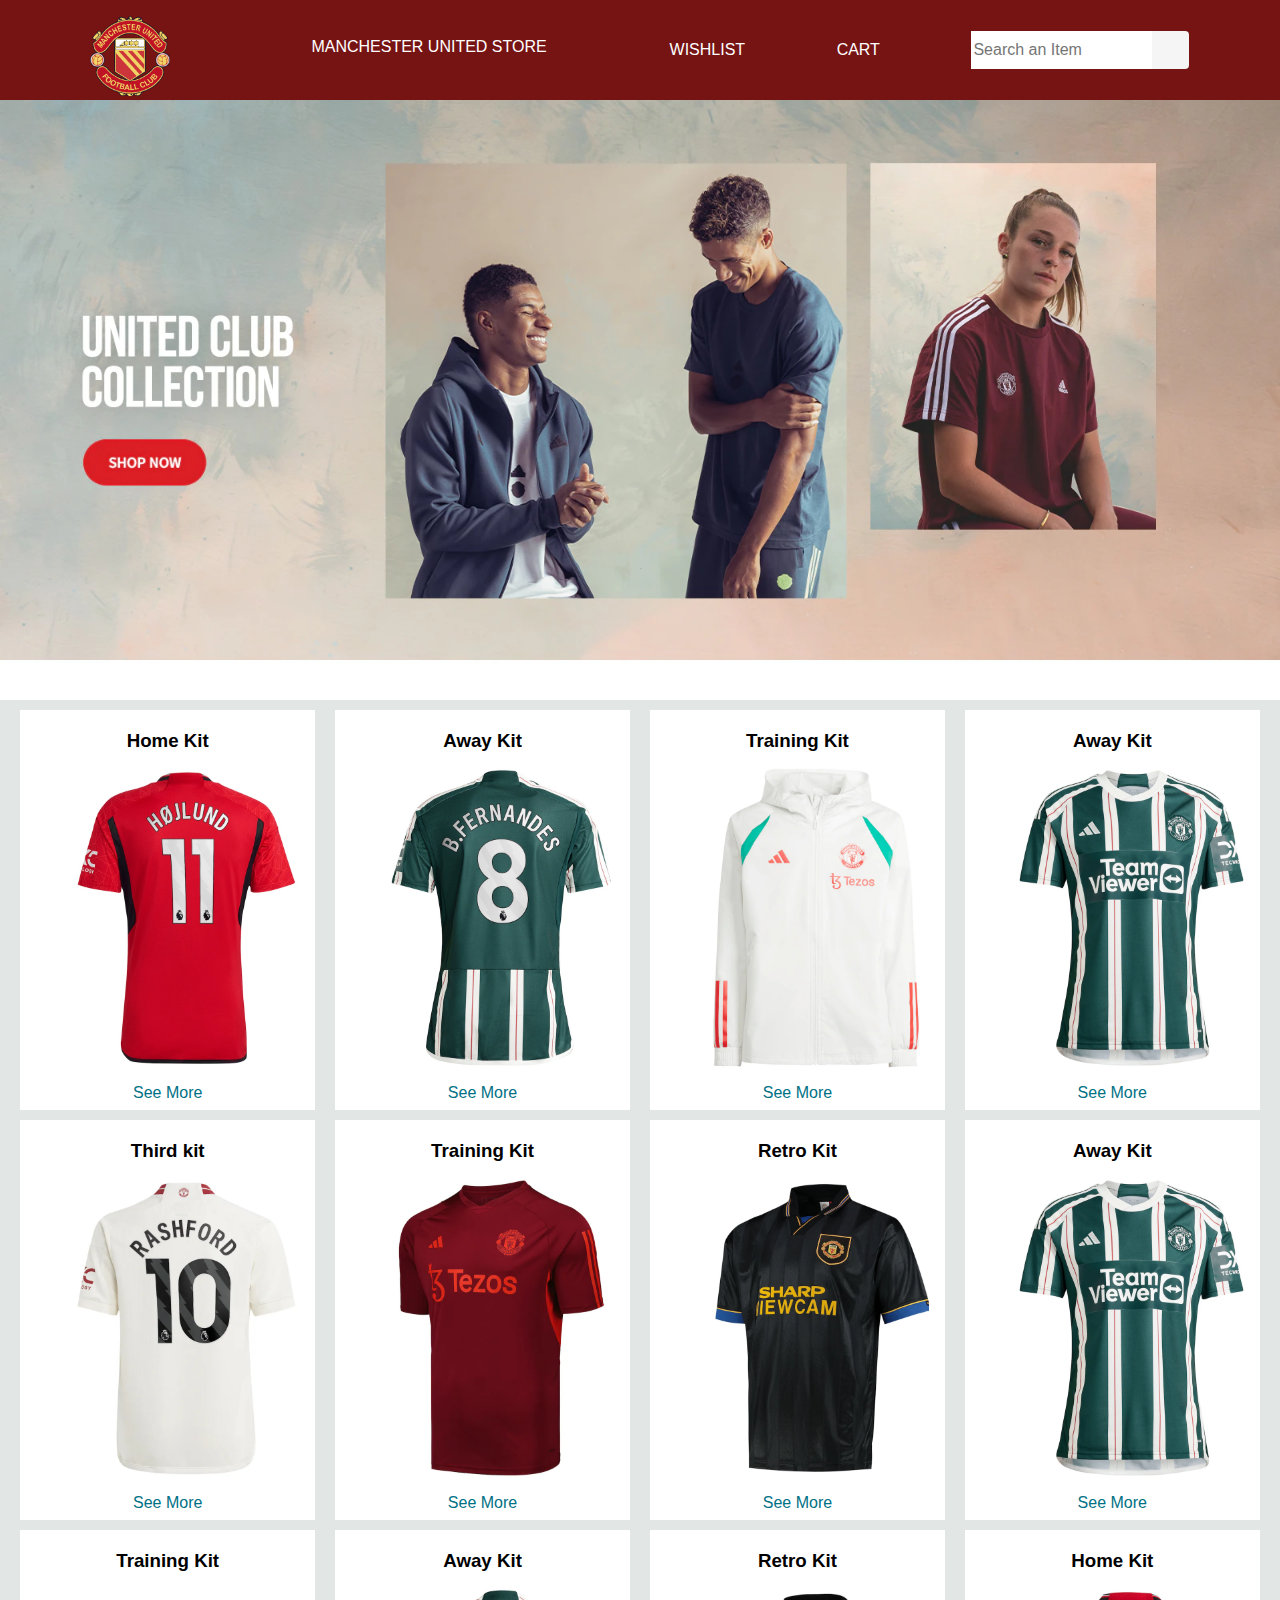
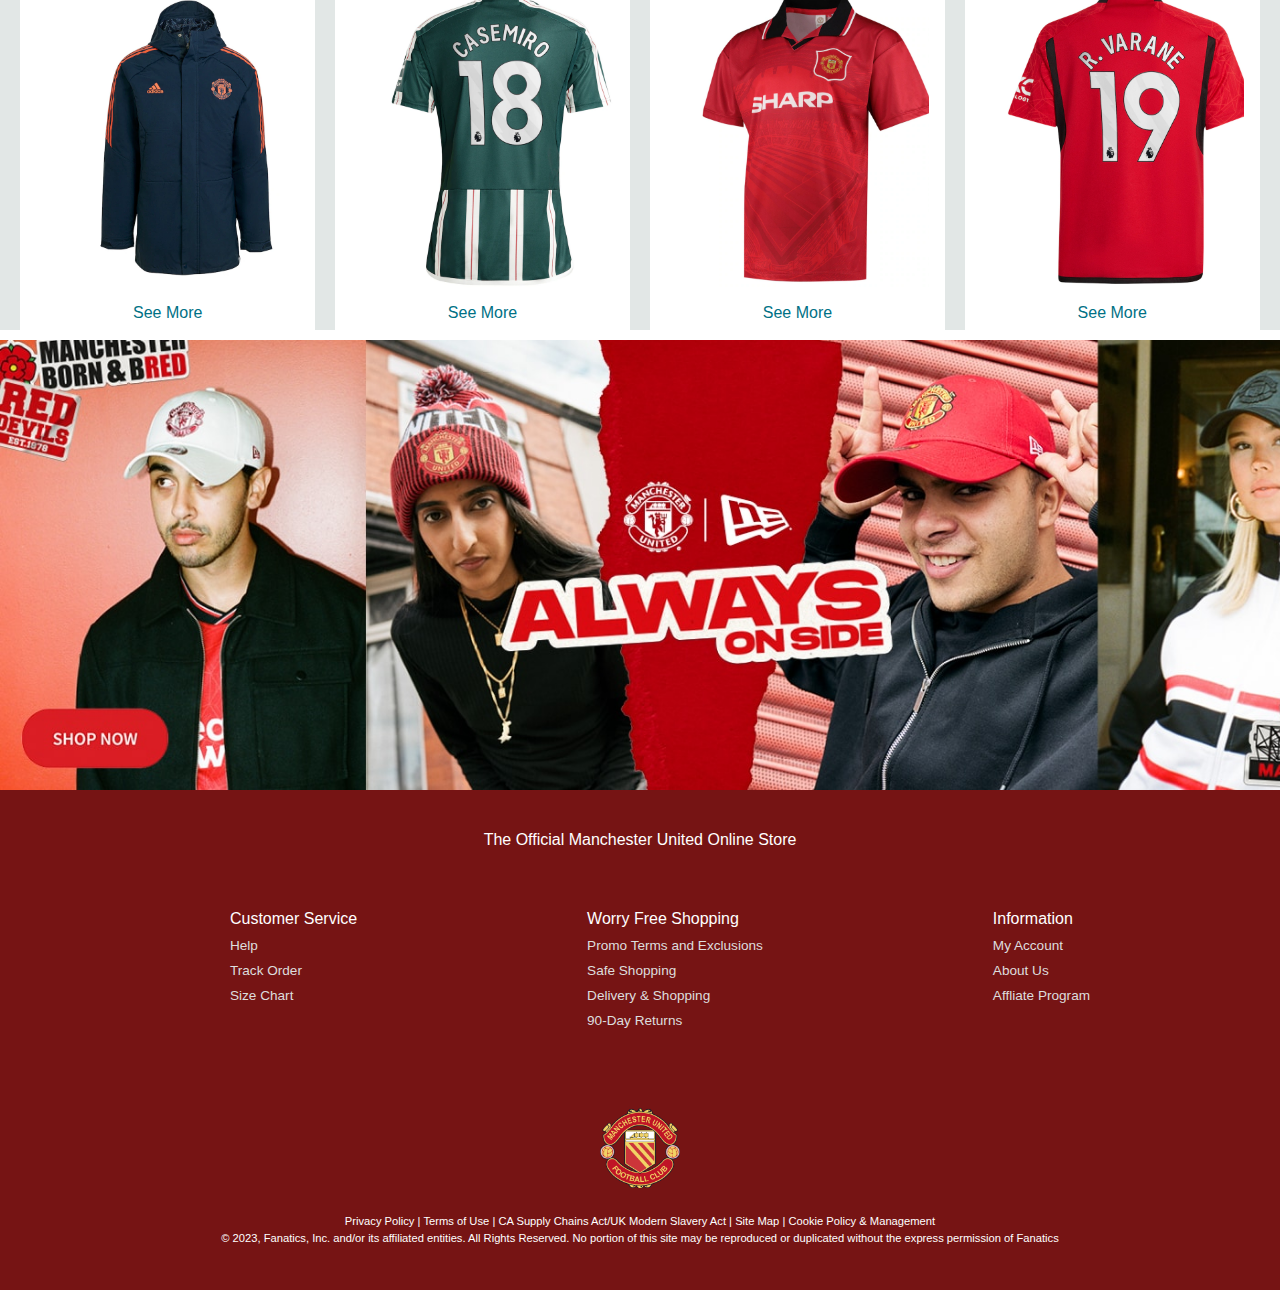
<file: shop.html>
<!DOCTYPE html>
<html lang="en">
  <head>
    <meta charset="UTF-8" />
    <meta name="viewport" content="width=device-width, initial-scale=1.0" />
    <title>Document</title>
    <link
      rel="stylesheet"
      href="https://cdnjs.cloudflare.com/ajax/libs/font-awesome/6.4.2/css/all.min.css"
      integrity="sha512-z3gLpd7yknf1YoNbCzqRKc4qyor8gaKU1qmn+CShxbuBusANI9QpRohGBreCFkKxLhei6S9CQXFEbbKuqLg0DA=="
      crossorigin="anonymous"
      referrerpolicy="no-referrer"
    />
    <link rel="stylesheet" href="rishi.css" />
  </head>
  <body>
    <div class="navbar">
      <div class="navlogo">
        <div class="logo"></div>
      </div>
      <div class="navbrand">
        <p>MANCHESTER UNITED STORE</p>
      </div>
      <div class="navwish border">
        <i class="fa-solid fa-heart"></i>
        WISHLIST
      </div>
      <div class="nav border">
        <i class="fa-solid fa-cart-shopping"></i>
        CART
      </div>
      <div class="navsearch border">
        <input placeholder="Search an Item" class="searchinput" />
        <div class="searchicon">
          <i class="fa-solid fa-magnifying-glass"></i>
        </div>
      </div>
    </div>
    <div class="navpost"></div>
    <div class="shopsection">
      <div class="box1 box">
        <div class="boxcontent">
          <h3>Home Kit</h3>
          <div class="boximage" style="background-image: url('gol.jpg')"></div>
          <p>See More</p>
        </div>
      </div>
      <div class="box2 box">
        <div class="boxcontent">
          <h3>Away Kit</h3>
          <div class="boximage" style="background-image: url('comm.webp')"></div>
          <p>See More</p>
        </div>
      </div>
      <div class="box3 box">
        <div class="boxcontent">
          <h3>Training Kit</h3>
          <div class="boximage" style="background-image: url('de.webp')"></div>
          <p>See More</p>
        </div>
      </div>
      <div class="box4 box">
        <div class="boxcontent">
          <h3>Away Kit</h3>
          <div class="boximage" style="background-image: url('com.webp')"></div>
          <p>See More</p>
        </div>
      </div>
      <div class="box1 box">
        <div class="boxcontent">
          <h3>Third kit</h3>
          <div class="boximage" style="background-image: url('som.webp')"></div>
          <p>See More</p>
        </div>
      </div>
      <div class="box2 box">
        <div class="boxcontent">
          <h3>Training Kit</h3>
          <div class="boximage" style="background-image: url('ya.webp')"></div>
          <p>See More</p>
        </div>
      </div>
      <div class="box3 box">
        <div class="boxcontent">
          <h3>Retro Kit</h3>
          <div class="boximage" style="background-image: url('kora.webp')"></div>
          <p>See More</p>
        </div>
      </div>
      <div class="box4 box">
        <div class="boxcontent">
          <h3>Away Kit</h3>
          <div class="boximage" style="background-image: url('com.webp')"></div>
          <p>See More</p>
        </div>
      </div>
      <div class="box4 box">
        <div class="boxcontent">
          <h3>Training Kit</h3>
          <div class="boximage" style="background-image: url('arko.webp')"></div>
          <p>See More</p>
        </div>
      </div>
      <div class="box4 box">
        <div class="boxcontent">
          <h3>Away Kit</h3>
          <div class="boximage" style="background-image: url('ark.webp')"></div>
          <p>See More</p>
        </div>
      </div>
      <div class="box4 box">
        <div class="boxcontent">
          <h3>Retro Kit</h3>
          <div class="boximage" style="background-image: url('kor.webp')"></div>
          <p>See More</p>
        </div>
      </div>
      <div class="box4 box">
        <div class="boxcontent">
          <h3>Home Kit</h3>
          <div class="boximage" style="background-image: url('ar.webp')"></div>
          <p>See More</p>
        </div>
      </div>
    </div>
    <div class="navpot"></div>
    <div class="footpanel1">
        <span>
        The Official Manchester United Online Store          
        </span>
      
    </div>
    <div class="footpanel2">
      <ul>
        <p>Customer Service</p>
        <a>Help</a>
        <a>Track Order</a>
        <a>Size Chart</a>
      </ul>
      <ul>
        <p>Worry Free Shopping</p>
        <a>Promo Terms and Exclusions</a>
        <a>Safe Shopping</a>
        <a>Delivery & Shopping</a>
        <a>90-Day Returns</a>
      </ul>
      <ul>
        <p>Information</p>
        <a>My Account</a>
        <a>About Us</a>
        <a>Affliate Program</a>
      </ul>
    </div><div class="footpanel3">
      <div class="logo"></div>
    </div>

    <div class="footpanel4">
      <div class="pages">
        <a>Privacy Policy</a>
         |
        <a>Terms of Use</a>
         |
        <a>CA Supply Chains Act/UK Modern Slavery Act<a>
         |
        </a>Site Map</a>
         |
        <a>Cookie Policy & Management</a>
      </div>
      <div class="copyright">
        © 2023, Fanatics, Inc. and/or its affiliated entities. All Rights Reserved. No portion of this site may be reproduced or duplicated without the express permission of Fanatics
      </div>
    </div>
  </body>
</html>
</file>
<file: rishi.css>
* {
    margin: 0;
    box-sizing: border-box;
    font-family: Arial;
  }
  .navbar {
    background-color: rgb(118, 20, 20);
    height: 100px;
    color: white;
    display: flex;
    justify-content: space-evenly;
    align-items: center;
  }
  .navlogo {
    height: 100px;
    width: 100px;
    
  }
  .logo {
    background-image: url("LOG.png");
    margin-top: 16px;
    height: 70px;
    width: 70px;
    background-size: cover;
  }
  .border {
    border: 1.5px solid transparent;
  }
  .border:hover {
    border: 1.5px solid red;
  }
  
  .navbrand {
    height: 80px;
    width: 300px;
    margin-top: 55px;
    text-align: center;
  }
  .navwish{
      font-size: 16px;
  }
  .navcart{
      font-size: 16px;
  }
  .navsearch {
      display: flex;
      justify-content: space-evenly;
      width: 220px;
      height: 40px;
      border-radius: 3px;
    }
  .searchicon {
      width: 45px;
      display: flex;
      justify-content: center;
      align-items: center;
      font-size: 1.2rem;
      background-color: whitesmoke;
      border-top-right-radius: 4px;
      border-bottom-right-radius: 4px;
      color: #0f1111;
    }
    .searchinput {
      width: 100%;
      font-size: 1rem;
      border: none;
    }
    .navsearch:hover {
      border: 2px solid red;
    }
  
    .navpost{
      background-image: url('./US.webp');
      height: 600px;
      background-size: cover;
    }
    
    .navpot{
      background-image: url('./tut.jpg');
      height: 450px;
      background-size: cover;
      margin-top: 10px;
    }
  
  
  
  
    .shopsection {
      display: flex;
      flex-wrap: wrap;
      justify-content: space-evenly;
      background-color: #e2e7e6;
    }
    .box {
      height: 400px;
      width: 23%;
      background-color: white;
      padding: 20px 0px 15px;
      margin-top: 10px;
      text-align: center;
    }
    .boximage{
        height: 300px;
        background-size: cover;
        margin-top: 1rem;
        margin-bottom: 1rem;
    }
    .boxcontent{
      margin-left: 1rem;
      margin-right: 1rem;
    }
    .boxcontent p {
      color: #007185;
    }
  
  
  
  
  
   
    .footpanel1{
      background-color:  rgb(118, 20, 20);
      color: white;
      height: 100px;
      display: flex;
      justify-content: center;
      align-items: center;
      font-size: 1rem;
    }
    
    .footpanel2{
      background-color: rgb(118, 20, 20);
      color: white;
      height: 200px;
      display: flex;
      justify-content: space-evenly;
    }
    ul{
      margin-top: 20px;
    }
    ul a {
      display: block;
      font-size: 0.85rem;
      margin-top: 10px;
      color: #dddddd;
    }
    .footpanel4{
      background-color: rgb(118, 20, 20);
      color: white;
      height: 100px;
      font-size: 0.7rem;
      text-align: center;
    }
    .pages{
      padding-top: 25px;
    }
    .copyright{
      padding-top:5px ;
    }
    .footpanel3{
      background-color:rgb(118, 20, 20) ;
      color: white;
      height: 100px;
      display: flex;
      justify-content: center;
      align-items: center;
    }
    .logo{
      background-image: url("LOG.png");
      background-size: cover;
      height: 80px;
      width: 80px;
    }
</file>
